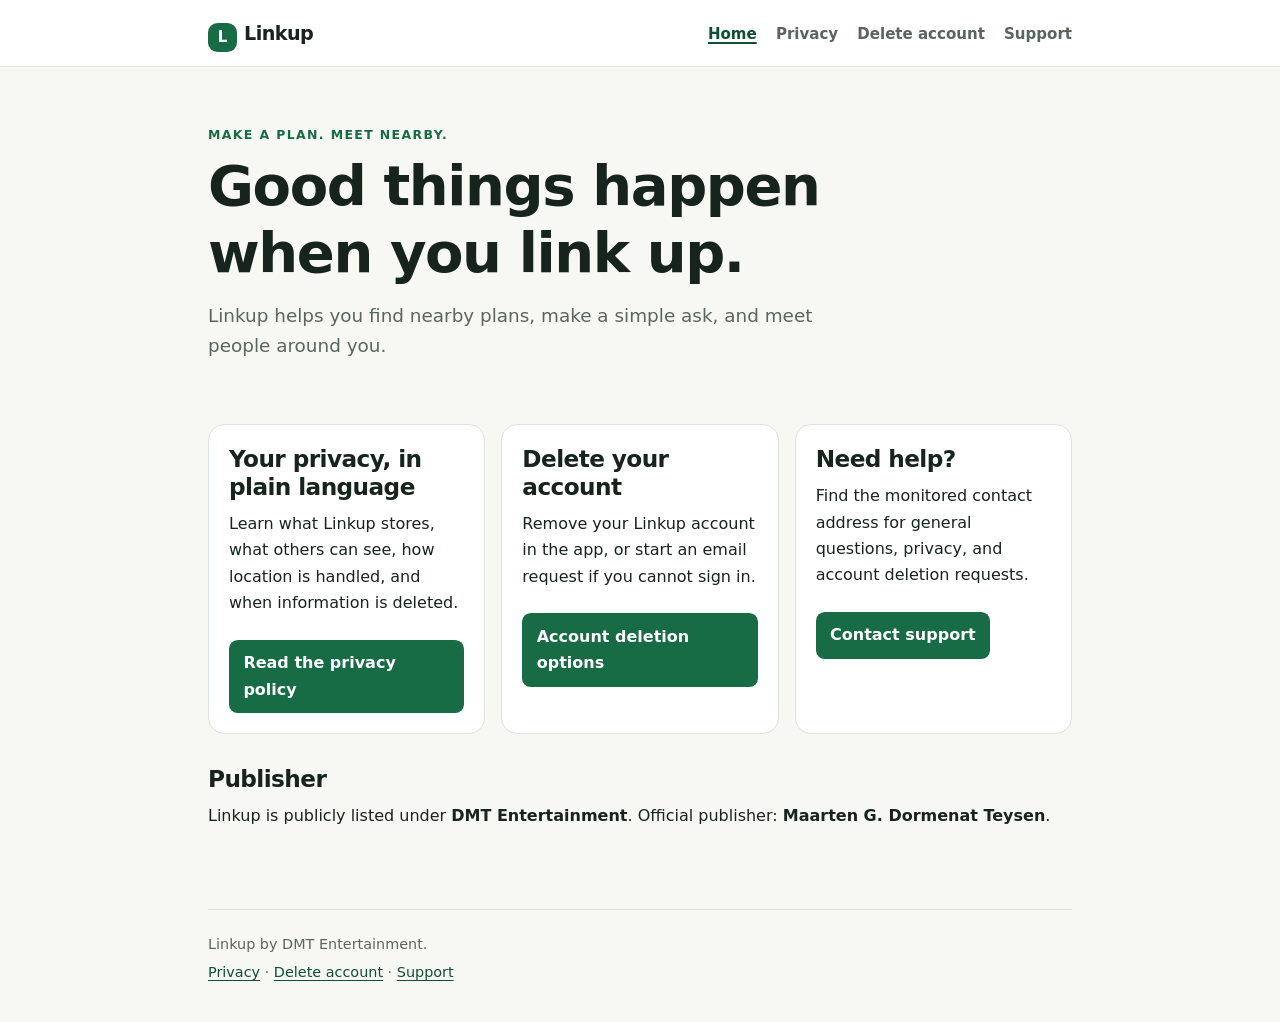
<file: index.html>
<!doctype html>
<html lang="en">
<head>
  <meta charset="utf-8">
  <meta name="viewport" content="width=device-width, initial-scale=1">
  <meta name="theme-color" content="#f7f8f4">
  <meta name="description" content="Meet nearby through spontaneous plans with Linkup.">
  <title>Linkup | Meet nearby</title>
  <link rel="stylesheet" href="site.css">
</head>
<body>
  <a class="skip-link" href="#main">Skip to content</a>
  <header class="site-header">
    <div class="header-inner">
      <a class="brand" href="index.html"><span class="brand-mark" aria-hidden="true">L</span>Linkup</a>
      <nav aria-label="Main navigation">
        <a aria-current="page" href="index.html">Home</a>
        <a href="privacy.html">Privacy</a>
        <a href="delete-account.html">Delete account</a>
        <a href="support.html">Support</a>
      </nav>
    </div>
  </header>
  <main class="page" id="main">
    <p class="eyebrow">Make a plan. Meet nearby.</p>
    <h1>Good things happen when you link up.</h1>
    <p class="lead">Linkup helps you find nearby plans, make a simple ask, and meet people around you.</p>
    <div class="card-grid">
      <section class="card" aria-labelledby="privacy-heading">
        <h2 id="privacy-heading">Your privacy, in plain language</h2>
        <p>Learn what Linkup stores, what others can see, how location is handled, and when information is deleted.</p>
        <a class="button-link" href="privacy.html">Read the privacy policy</a>
      </section>
      <section class="card" aria-labelledby="delete-heading">
        <h2 id="delete-heading">Delete your account</h2>
        <p>Remove your Linkup account in the app, or start an email request if you cannot sign in.</p>
        <a class="button-link" href="delete-account.html">Account deletion options</a>
      </section>
      <section class="card" aria-labelledby="support-heading">
        <h2 id="support-heading">Need help?</h2>
        <p>Find the monitored contact address for general questions, privacy, and account deletion requests.</p>
        <a class="button-link" href="support.html">Contact support</a>
      </section>
    </div>
    <section aria-labelledby="publisher-heading">
      <h2 id="publisher-heading">Publisher</h2>
      <p>Linkup is publicly listed under <strong>DMT Entertainment</strong>. Official publisher: <strong>Maarten G. Dormenat Teysen</strong>.</p>
    </section>
  </main>
  <footer class="site-footer">
    <p>Linkup by DMT Entertainment.</p>
    <p><a href="privacy.html">Privacy</a> · <a href="delete-account.html">Delete account</a> · <a href="support.html">Support</a></p>
  </footer>
</body>
</html>
</file>
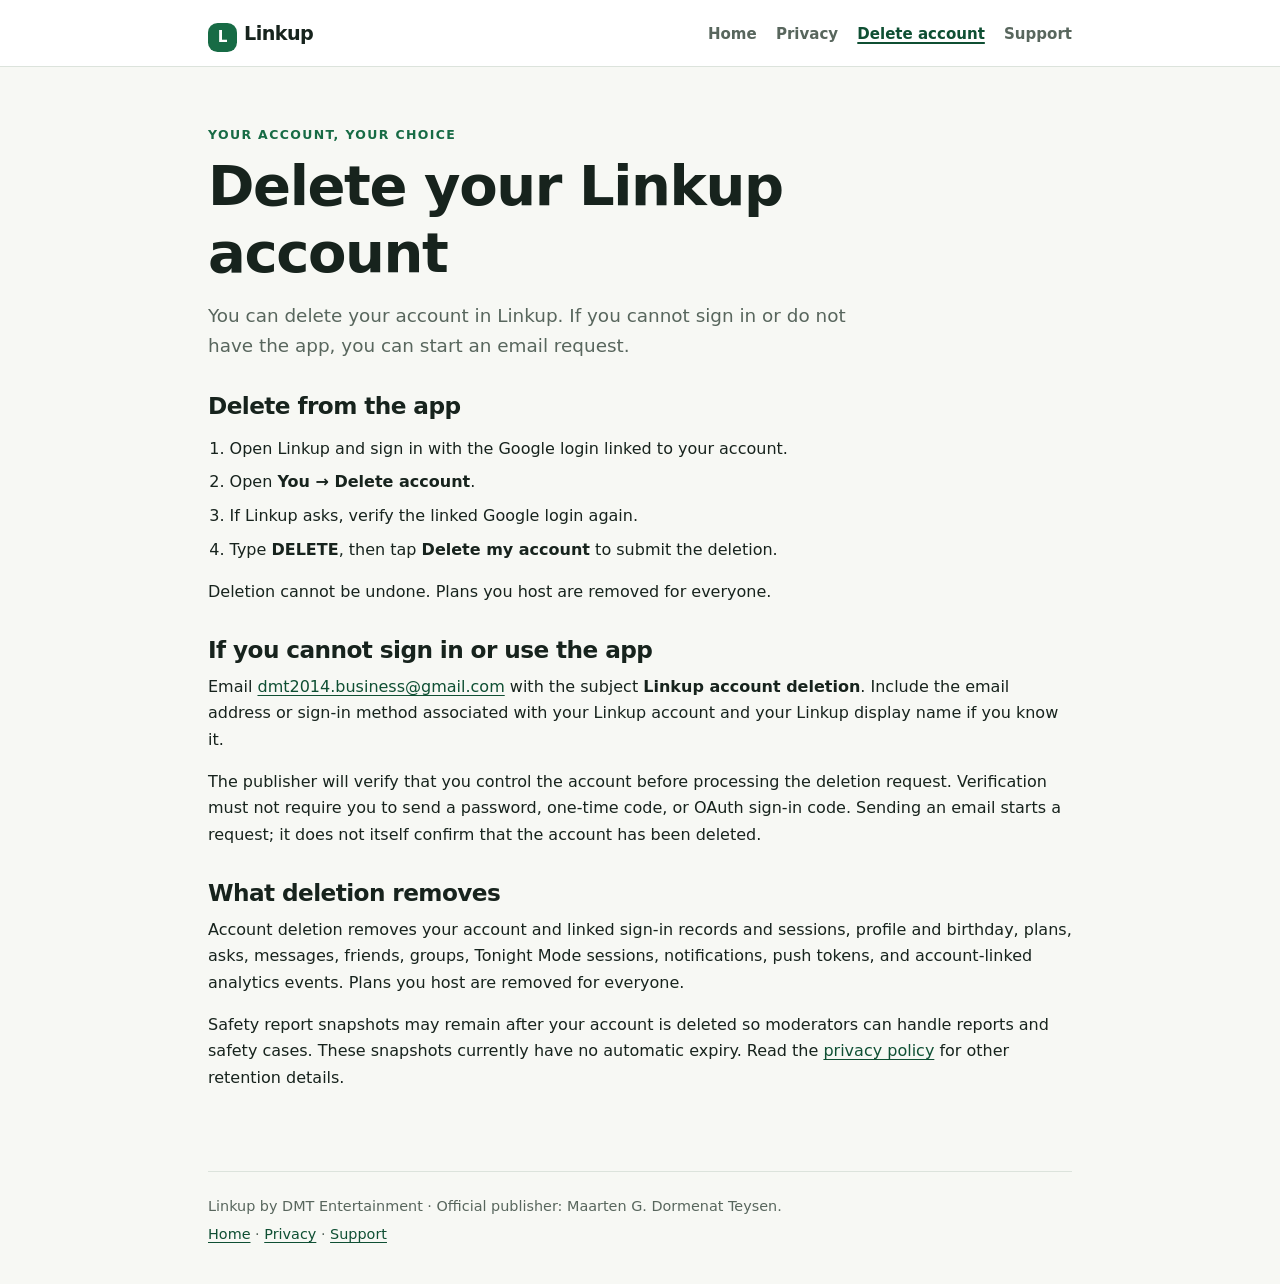
<file: delete-account.html>
<!doctype html>
<html lang="en">
<head>
  <meta charset="utf-8">
  <meta name="viewport" content="width=device-width, initial-scale=1">
  <meta name="theme-color" content="#f7f8f4">
  <meta name="description" content="Delete your Linkup account in the app or start an external email request.">
  <title>Delete your account | Linkup</title>
  <link rel="stylesheet" href="site.css">
</head>
<body>
  <a class="skip-link" href="#main">Skip to content</a>
  <header class="site-header">
    <div class="header-inner">
      <a class="brand" href="index.html"><span class="brand-mark" aria-hidden="true">L</span>Linkup</a>
      <nav aria-label="Main navigation">
        <a href="index.html">Home</a>
        <a href="privacy.html">Privacy</a>
        <a aria-current="page" href="delete-account.html">Delete account</a>
        <a href="support.html">Support</a>
      </nav>
    </div>
  </header>
  <main class="page" id="main">
    <p class="eyebrow">Your account, your choice</p>
    <h1>Delete your Linkup account</h1>
    <p class="lead">You can delete your account in Linkup. If you cannot sign in or do not have the app, you can start an email request.</p>

    <section>
      <h2>Delete from the app</h2>
      <ol>
        <li>Open Linkup and sign in with the Google login linked to your account.</li>
        <li>Open <strong>You → Delete account</strong>.</li>
        <li>If Linkup asks, verify the linked Google login again.</li>
        <li>Type <strong>DELETE</strong>, then tap <strong>Delete my account</strong> to submit the deletion.</li>
      </ol>
      <p>Deletion cannot be undone. Plans you host are removed for everyone.</p>
    </section>

    <section>
      <h2>If you cannot sign in or use the app</h2>
      <p>Email <a href="mailto:dmt2014.business@gmail.com?subject=Linkup%20account%20deletion">dmt2014.business@gmail.com</a> with the subject <strong>Linkup account deletion</strong>. Include the email address or sign-in method associated with your Linkup account and your Linkup display name if you know it.</p>
      <p>The publisher will verify that you control the account before processing the deletion request. Verification must not require you to send a password, one-time code, or OAuth sign-in code. Sending an email starts a request; it does not itself confirm that the account has been deleted.</p>
    </section>

    <section>
      <h2>What deletion removes</h2>
      <p>Account deletion removes your account and linked sign-in records and sessions, profile and birthday, plans, asks, messages, friends, groups, Tonight Mode sessions, notifications, push tokens, and account-linked analytics events. Plans you host are removed for everyone.</p>
      <p>Safety report snapshots may remain after your account is deleted so moderators can handle reports and safety cases. These snapshots currently have no automatic expiry. Read the <a href="privacy.html">privacy policy</a> for other retention details.</p>
    </section>
  </main>
  <footer class="site-footer">
    <p>Linkup by DMT Entertainment · Official publisher: Maarten G. Dormenat Teysen.</p>
    <p><a href="index.html">Home</a> · <a href="privacy.html">Privacy</a> · <a href="support.html">Support</a></p>
  </footer>
</body>
</html>
</file>
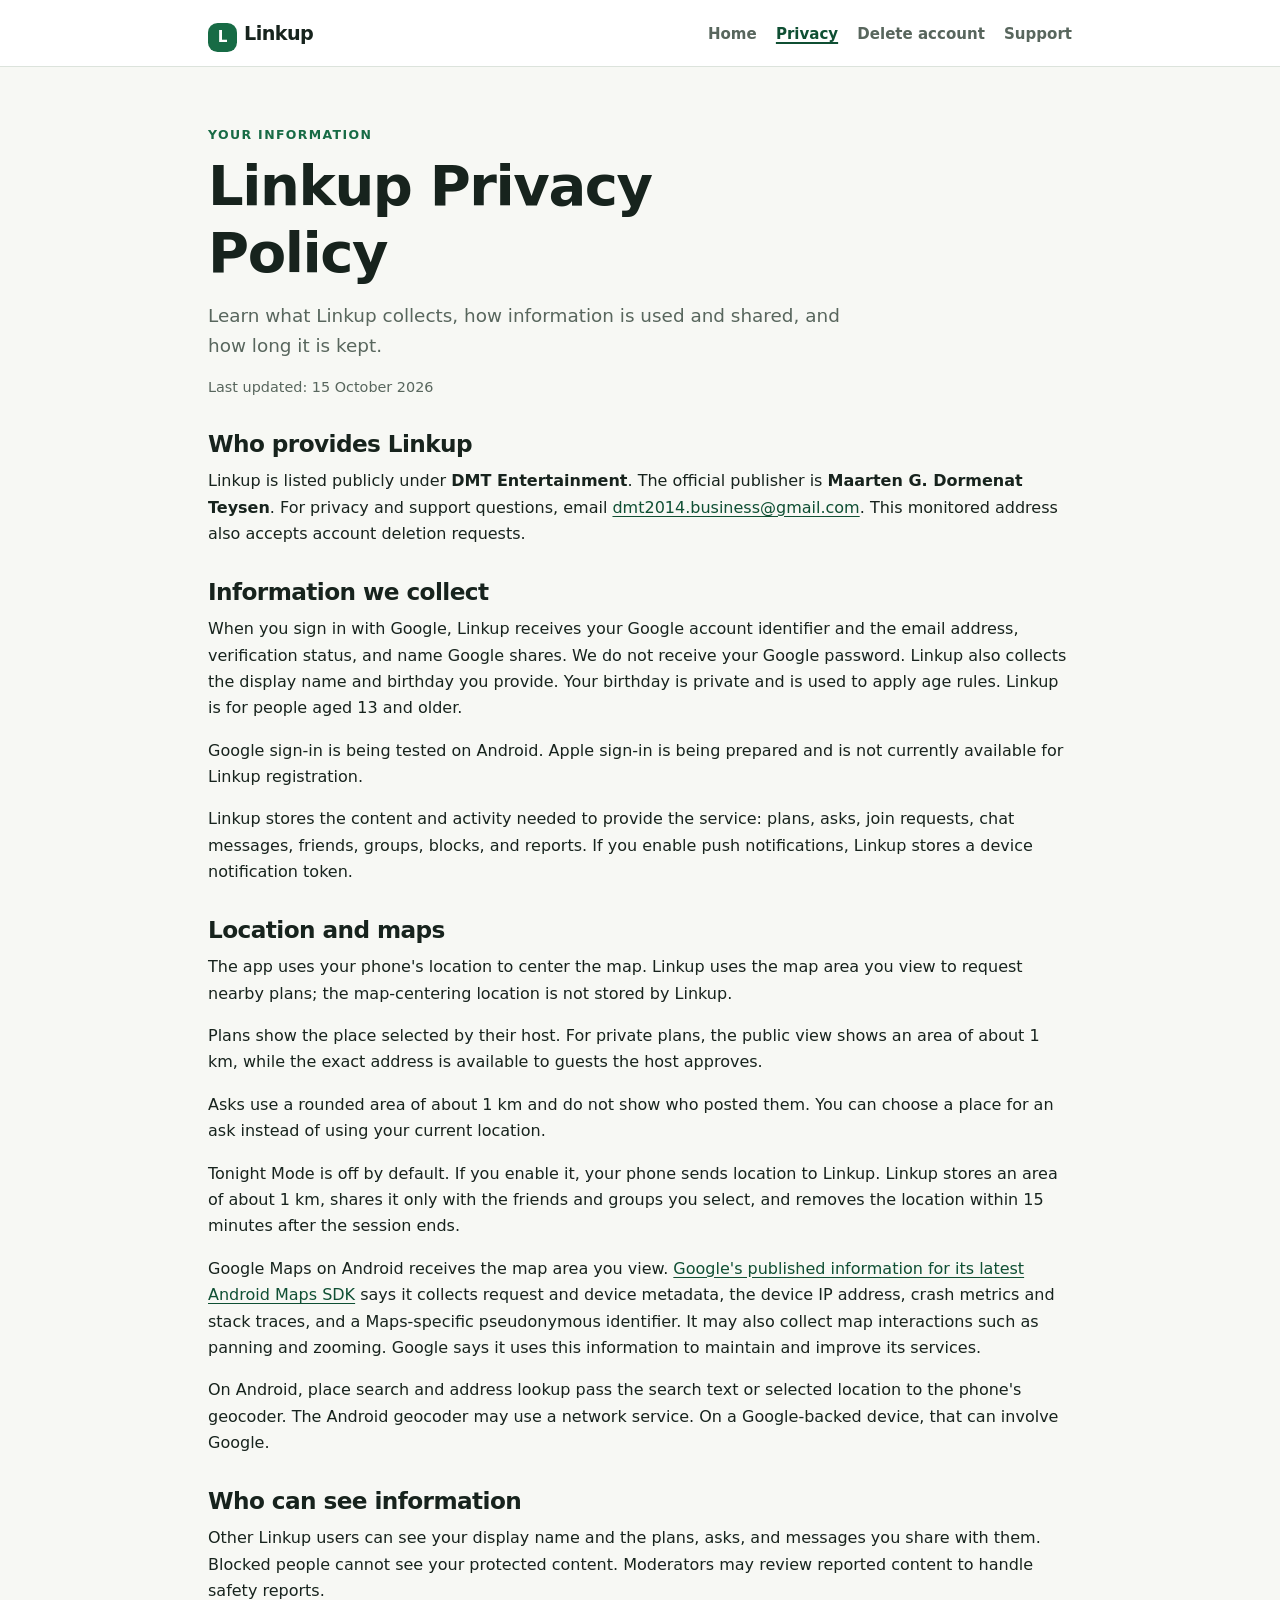
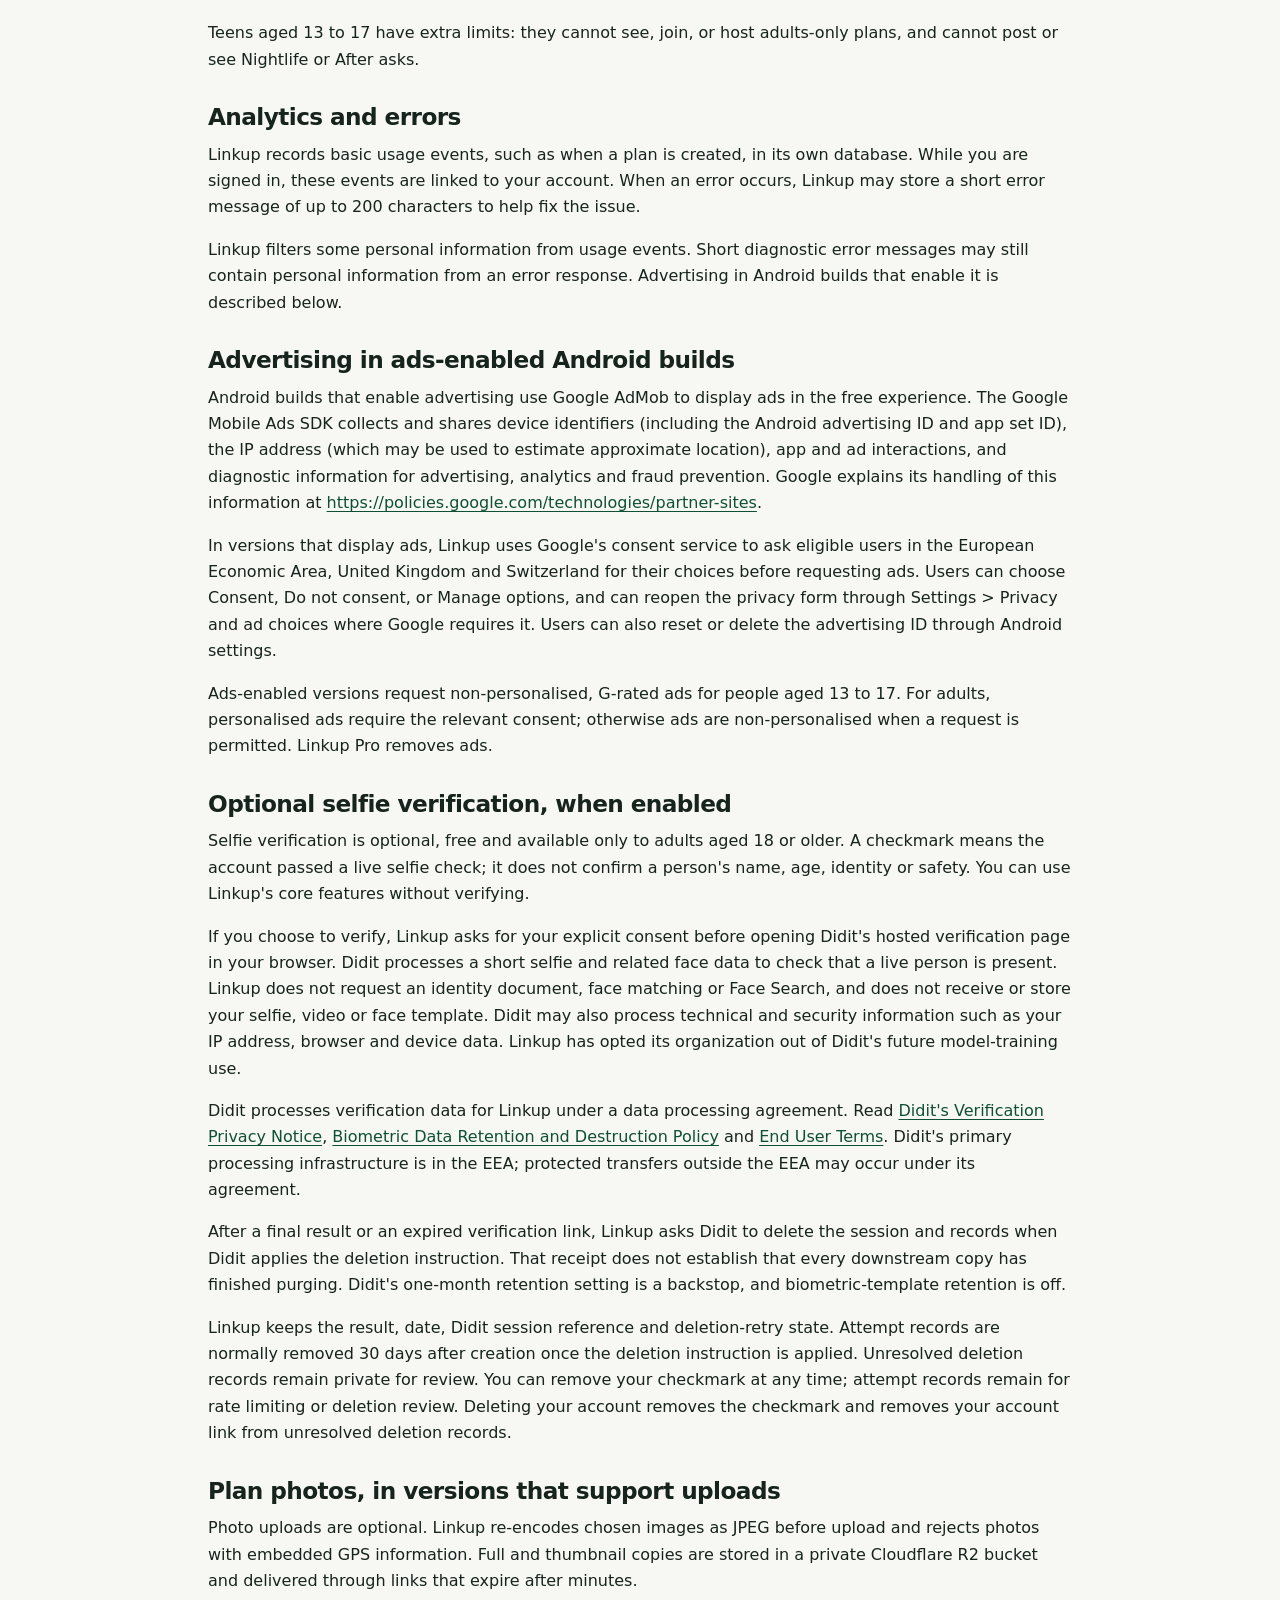
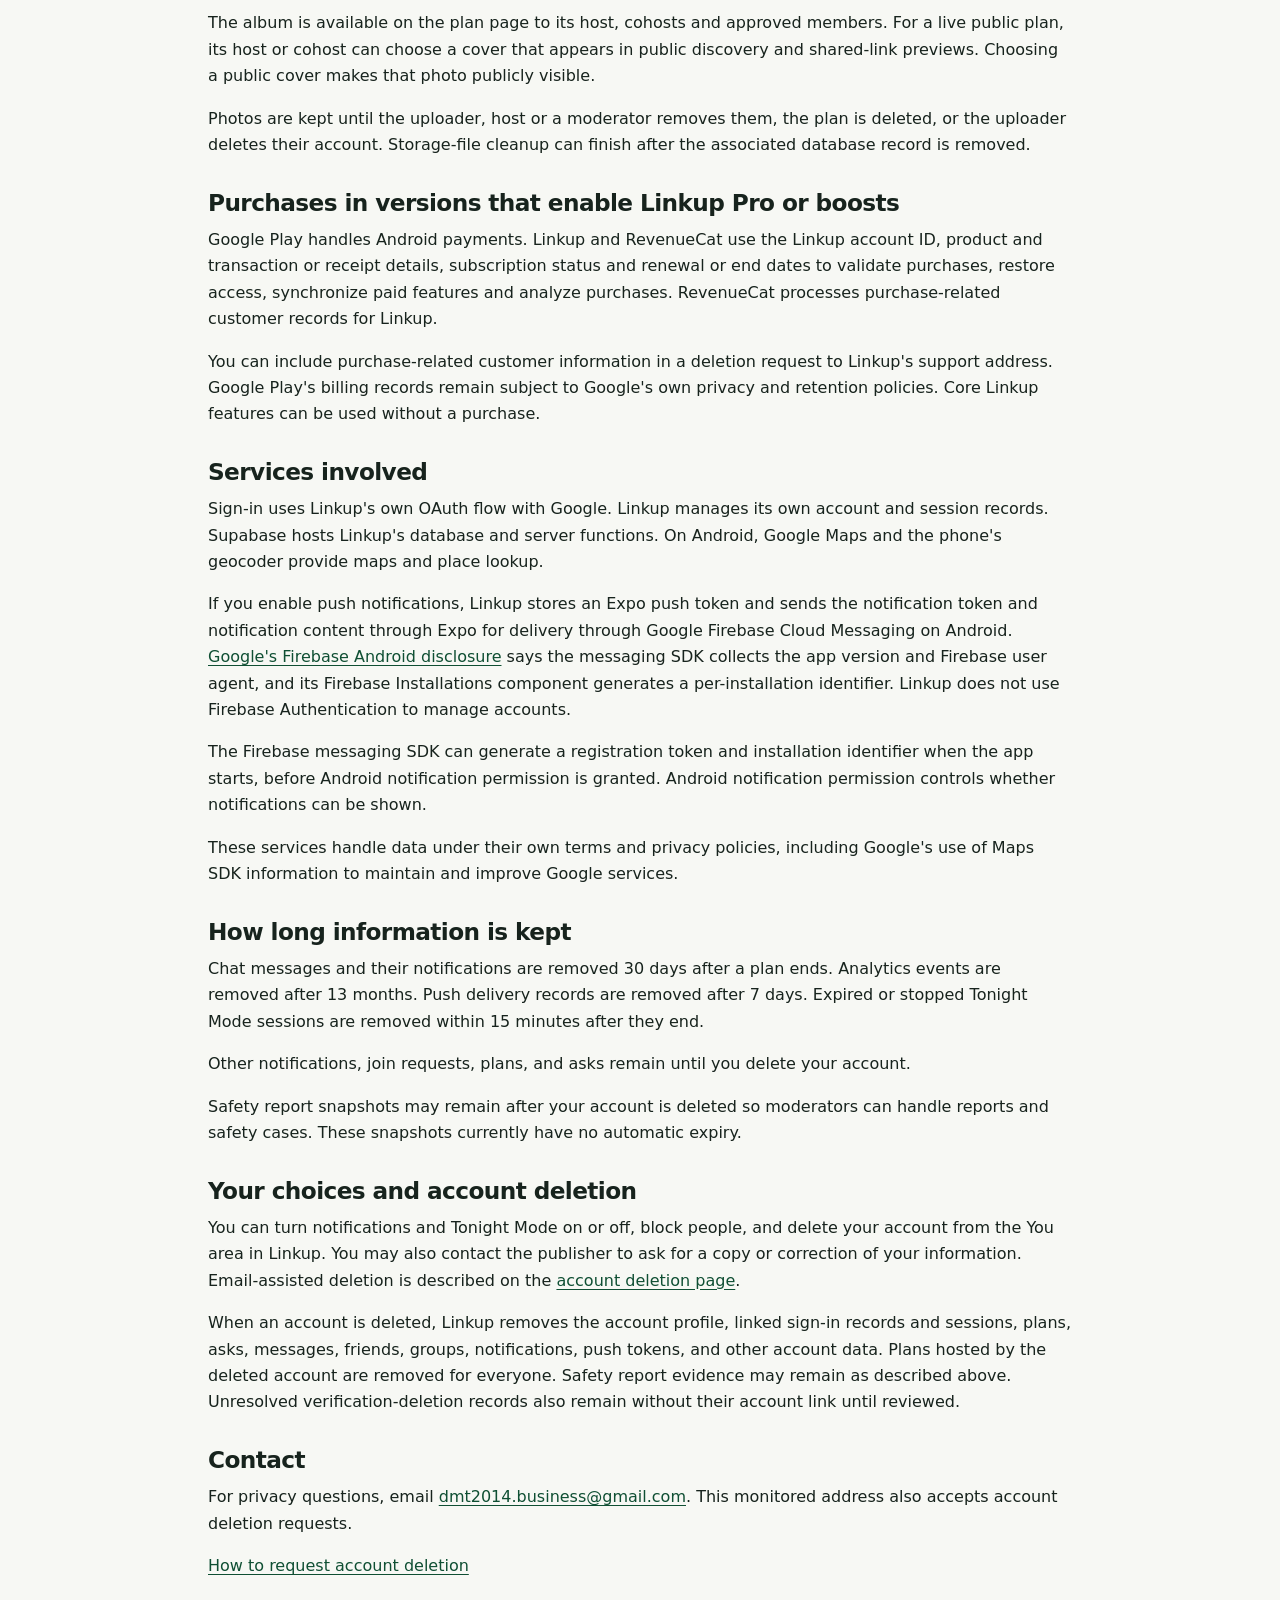
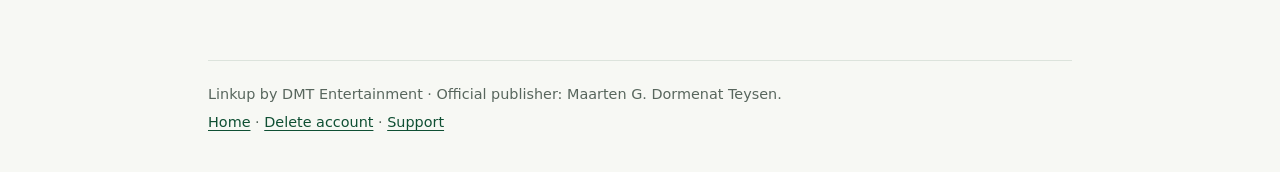
<file: privacy.html>
<!doctype html>
<html lang="en">
<head>
  <meta charset="utf-8">
  <meta name="viewport" content="width=device-width, initial-scale=1">
  <meta name="theme-color" content="#f7f8f4">
  <meta name="description" content="Learn how Linkup collects, uses, shares, and deletes information.">
  <title>Privacy | Linkup</title>
  <link rel="stylesheet" href="site.css">
</head>
<body>
  <a class="skip-link" href="#main">Skip to content</a>
  <header class="site-header">
    <div class="header-inner">
      <a class="brand" href="index.html"><span class="brand-mark" aria-hidden="true">L</span>Linkup</a>
      <nav aria-label="Main navigation">
        <a href="index.html">Home</a>
        <a aria-current="page" href="privacy.html">Privacy</a>
        <a href="delete-account.html">Delete account</a>
        <a href="support.html">Support</a>
      </nav>
    </div>
  </header>
  <main class="page" id="main">
    <p class="eyebrow">Your information</p>
    <h1>Linkup Privacy Policy</h1>
    <p class="lead">Learn what Linkup collects, how information is used and shared, and how long it is kept.</p>
    <p class="small-note">Last updated: 15 October 2026</p>

    <section>
      <h2>Who provides Linkup</h2>
      <p>Linkup is listed publicly under <strong>DMT Entertainment</strong>. The official publisher is <strong>Maarten G. Dormenat Teysen</strong>. For privacy and support questions, email <a href="mailto:dmt2014.business@gmail.com">dmt2014.business@gmail.com</a>. This monitored address also accepts account deletion requests.</p>
    </section>

    <section>
      <h2>Information we collect</h2>
      <p>When you sign in with Google, Linkup receives your Google account identifier and the email address, verification status, and name Google shares. We do not receive your Google password. Linkup also collects the display name and birthday you provide. Your birthday is private and is used to apply age rules. Linkup is for people aged 13 and older.</p>
      <p>Google sign-in is being tested on Android. Apple sign-in is being prepared and is not currently available for Linkup registration.</p>
      <p>Linkup stores the content and activity needed to provide the service: plans, asks, join requests, chat messages, friends, groups, blocks, and reports. If you enable push notifications, Linkup stores a device notification token.</p>
    </section>

    <section>
      <h2>Location and maps</h2>
      <p>The app uses your phone's location to center the map. Linkup uses the map area you view to request nearby plans; the map-centering location is not stored by Linkup.</p>
      <p>Plans show the place selected by their host. For private plans, the public view shows an area of about 1 km, while the exact address is available to guests the host approves.</p>
      <p>Asks use a rounded area of about 1 km and do not show who posted them. You can choose a place for an ask instead of using your current location.</p>
      <p>Tonight Mode is off by default. If you enable it, your phone sends location to Linkup. Linkup stores an area of about 1 km, shares it only with the friends and groups you select, and removes the location within 15 minutes after the session ends.</p>
      <p>Google Maps on Android receives the map area you view. <a href="https://developers.google.com/maps/documentation/android-sdk/play-data-disclosure">Google's published information for its latest Android Maps SDK</a> says it collects request and device metadata, the device IP address, crash metrics and stack traces, and a Maps-specific pseudonymous identifier. It may also collect map interactions such as panning and zooming. Google says it uses this information to maintain and improve its services.</p>
      <p>On Android, place search and address lookup pass the search text or selected location to the phone's geocoder. The Android geocoder may use a network service. On a Google-backed device, that can involve Google.</p>
    </section>

    <section>
      <h2>Who can see information</h2>
      <p>Other Linkup users can see your display name and the plans, asks, and messages you share with them. Blocked people cannot see your protected content. Moderators may review reported content to handle safety reports.</p>
      <p>Teens aged 13 to 17 have extra limits: they cannot see, join, or host adults-only plans, and cannot post or see Nightlife or After asks.</p>
    </section>

    <section>
      <h2>Analytics and errors</h2>
      <p>Linkup records basic usage events, such as when a plan is created, in its own database. While you are signed in, these events are linked to your account. When an error occurs, Linkup may store a short error message of up to 200 characters to help fix the issue.</p>
      <p>Linkup filters some personal information from usage events. Short diagnostic error messages may still contain personal information from an error response. Advertising in Android builds that enable it is described below.</p>
    </section>

    <section>
      <h2>Advertising in ads-enabled Android builds</h2>
      <p>Android builds that enable advertising use Google AdMob to display ads in the free experience.
The Google Mobile Ads SDK collects and shares device identifiers (including the Android advertising ID and app set ID), the IP address (which may be used to estimate approximate location), app and ad interactions, and diagnostic information for advertising, analytics and fraud prevention.
Google explains its handling of this information at <a href="https://policies.google.com/technologies/partner-sites">https://policies.google.com/technologies/partner-sites</a>.</p>
      <p>In versions that display ads, Linkup uses Google's consent service to ask eligible users in the European Economic Area, United Kingdom and Switzerland for their choices before requesting ads.
Users can choose Consent, Do not consent, or Manage options, and can reopen the privacy form through Settings &gt; Privacy and ad choices where Google requires it.
Users can also reset or delete the advertising ID through Android settings.</p>
      <p>Ads-enabled versions request non-personalised, G-rated ads for people aged 13 to 17.
For adults, personalised ads require the relevant consent; otherwise ads are non-personalised when a request is permitted.
Linkup Pro removes ads.</p>
    </section>

    <section>
      <h2>Optional selfie verification, when enabled</h2>
      <p>Selfie verification is optional, free and available only to adults aged 18 or older. A checkmark means the account passed a live selfie check; it does not confirm a person's name, age, identity or safety. You can use Linkup's core features without verifying.</p>
      <p>If you choose to verify, Linkup asks for your explicit consent before opening Didit's hosted verification page in your browser. Didit processes a short selfie and related face data to check that a live person is present. Linkup does not request an identity document, face matching or Face Search, and does not receive or store your selfie, video or face template. Didit may also process technical and security information such as your IP address, browser and device data. Linkup has opted its organization out of Didit's future model-training use.</p>
      <p>Didit processes verification data for Linkup under a data processing agreement. Read <a href="https://didit.me/terms/verification-privacy-notice/">Didit's Verification Privacy Notice</a>, <a href="https://didit.me/terms/biometric-data-policy/">Biometric Data Retention and Destruction Policy</a> and <a href="https://didit.me/terms/identity-verification/">End User Terms</a>. Didit's primary processing infrastructure is in the EEA; protected transfers outside the EEA may occur under its agreement.</p>
      <p>After a final result or an expired verification link, Linkup asks Didit to delete the session and records when Didit applies the deletion instruction. That receipt does not establish that every downstream copy has finished purging. Didit's one-month retention setting is a backstop, and biometric-template retention is off.</p>
      <p>Linkup keeps the result, date, Didit session reference and deletion-retry state. Attempt records are normally removed 30 days after creation once the deletion instruction is applied. Unresolved deletion records remain private for review. You can remove your checkmark at any time; attempt records remain for rate limiting or deletion review. Deleting your account removes the checkmark and removes your account link from unresolved deletion records.</p>
    </section>

    <section>
      <h2>Plan photos, in versions that support uploads</h2>
      <p>Photo uploads are optional. Linkup re-encodes chosen images as JPEG before upload and rejects photos with embedded GPS information. Full and thumbnail copies are stored in a private Cloudflare R2 bucket and delivered through links that expire after minutes.</p>
      <p>The album is available on the plan page to its host, cohosts and approved members. For a live public plan, its host or cohost can choose a cover that appears in public discovery and shared-link previews. Choosing a public cover makes that photo publicly visible.</p>
      <p>Photos are kept until the uploader, host or a moderator removes them, the plan is deleted, or the uploader deletes their account. Storage-file cleanup can finish after the associated database record is removed.</p>
    </section>

    <section>
      <h2>Purchases in versions that enable Linkup Pro or boosts</h2>
      <p>Google Play handles Android payments. Linkup and RevenueCat use the Linkup account ID, product and transaction or receipt details, subscription status and renewal or end dates to validate purchases, restore access, synchronize paid features and analyze purchases. RevenueCat processes purchase-related customer records for Linkup.</p>
      <p>You can include purchase-related customer information in a deletion request to Linkup's support address. Google Play's billing records remain subject to Google's own privacy and retention policies. Core Linkup features can be used without a purchase.</p>
    </section>

    <section>
      <h2>Services involved</h2>
      <p>Sign-in uses Linkup's own OAuth flow with Google. Linkup manages its own account and session records. Supabase hosts Linkup's database and server functions. On Android, Google Maps and the phone's geocoder provide maps and place lookup.</p>
      <p>If you enable push notifications, Linkup stores an Expo push token and sends the notification token and notification content through Expo for delivery through Google Firebase Cloud Messaging on Android. <a href="https://firebase.google.com/docs/android/play-data-disclosure">Google's Firebase Android disclosure</a> says the messaging SDK collects the app version and Firebase user agent, and its Firebase Installations component generates a per-installation identifier. Linkup does not use Firebase Authentication to manage accounts.</p>
      <p>The Firebase messaging SDK can generate a registration token and installation identifier when the app starts, before Android notification permission is granted. Android notification permission controls whether notifications can be shown.</p>
      <p>These services handle data under their own terms and privacy policies, including Google's use of Maps SDK information to maintain and improve Google services.</p>
    </section>

    <section>
      <h2>How long information is kept</h2>
      <p>Chat messages and their notifications are removed 30 days after a plan ends. Analytics events are removed after 13 months. Push delivery records are removed after 7 days. Expired or stopped Tonight Mode sessions are removed within 15 minutes after they end.</p>
      <p>Other notifications, join requests, plans, and asks remain until you delete your account.</p>
      <p>Safety report snapshots may remain after your account is deleted so moderators can handle reports and safety cases. These snapshots currently have no automatic expiry.</p>
    </section>

    <section>
      <h2>Your choices and account deletion</h2>
      <p>You can turn notifications and Tonight Mode on or off, block people, and delete your account from the You area in Linkup. You may also contact the publisher to ask for a copy or correction of your information. Email-assisted deletion is described on the <a href="delete-account.html">account deletion page</a>.</p>
      <p>When an account is deleted, Linkup removes the account profile, linked sign-in records and sessions, plans, asks, messages, friends, groups, notifications, push tokens, and other account data. Plans hosted by the deleted account are removed for everyone. Safety report evidence may remain as described above. Unresolved verification-deletion records also remain without their account link until reviewed.</p>
    </section>

    <section>
      <h2>Contact</h2>
      <p>For privacy questions, email <a href="mailto:dmt2014.business@gmail.com">dmt2014.business@gmail.com</a>. This monitored address also accepts account deletion requests.</p>
      <p><a href="delete-account.html">How to request account deletion</a></p>
    </section>
  </main>
  <footer class="site-footer">
    <p>Linkup by DMT Entertainment · Official publisher: Maarten G. Dormenat Teysen.</p>
    <p><a href="index.html">Home</a> · <a href="delete-account.html">Delete account</a> · <a href="support.html">Support</a></p>
  </footer>
</body>
</html>
</file>
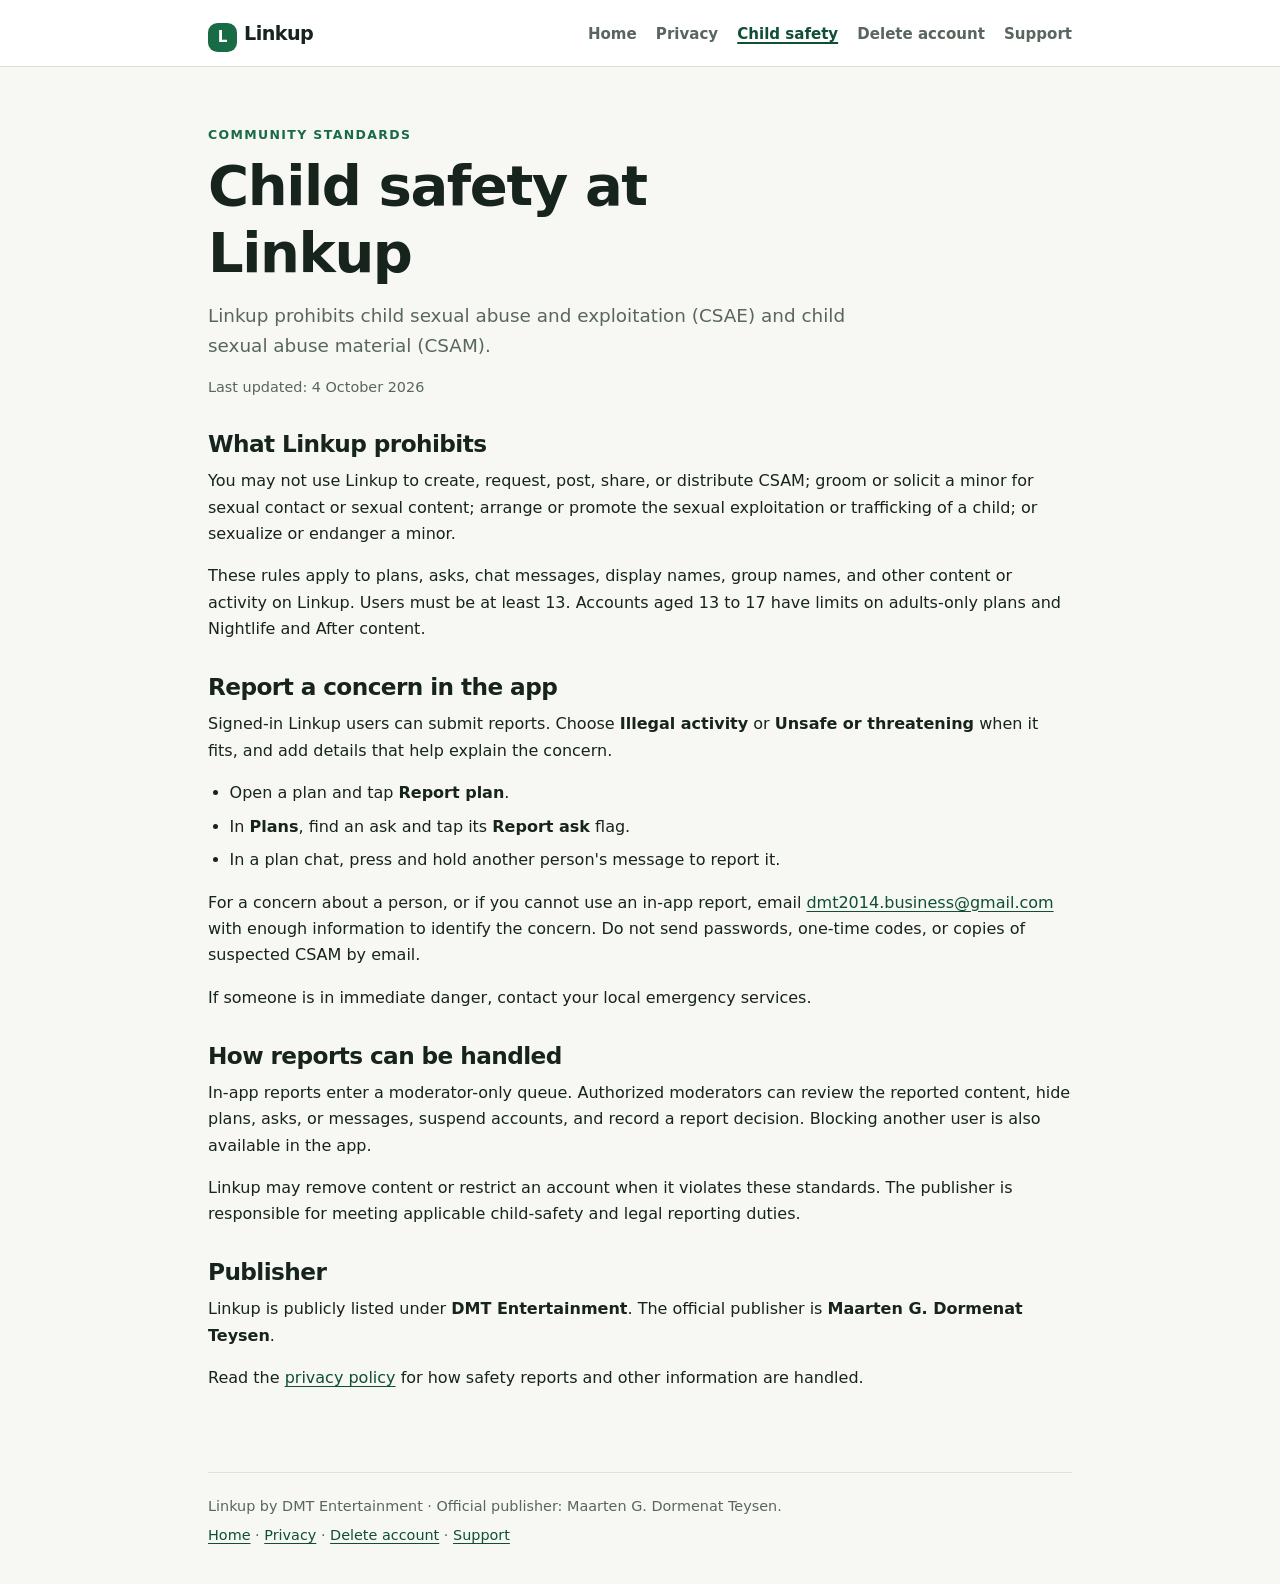
<file: safety.html>
<!doctype html>
<html lang="en">
<head>
  <meta charset="utf-8">
  <meta name="viewport" content="width=device-width, initial-scale=1">
  <meta name="theme-color" content="#f7f8f4">
  <meta name="description" content="Linkup's standards against child sexual abuse and exploitation and how to report a concern.">
  <title>Child safety standards | Linkup</title>
  <link rel="stylesheet" href="site.css">
</head>
<body>
  <a class="skip-link" href="#main">Skip to content</a>
  <header class="site-header">
    <div class="header-inner">
      <a class="brand" href="index.html"><span class="brand-mark" aria-hidden="true">L</span>Linkup</a>
      <nav aria-label="Main navigation">
        <a href="index.html">Home</a>
        <a href="privacy.html">Privacy</a>
        <a aria-current="page" href="safety.html">Child safety</a>
        <a href="delete-account.html">Delete account</a>
        <a href="support.html">Support</a>
      </nav>
    </div>
  </header>
  <main class="page" id="main">
    <p class="eyebrow">Community standards</p>
    <h1>Child safety at Linkup</h1>
    <p class="lead">Linkup prohibits child sexual abuse and exploitation (CSAE) and child sexual abuse material (CSAM).</p>
    <p class="small-note">Last updated: 4 October 2026</p>

    <section>
      <h2>What Linkup prohibits</h2>
      <p>You may not use Linkup to create, request, post, share, or distribute CSAM; groom or solicit a minor for sexual contact or sexual content; arrange or promote the sexual exploitation or trafficking of a child; or sexualize or endanger a minor.</p>
      <p>These rules apply to plans, asks, chat messages, display names, group names, and other content or activity on Linkup. Users must be at least 13. Accounts aged 13 to 17 have limits on adults-only plans and Nightlife and After content.</p>
    </section>

    <section>
      <h2>Report a concern in the app</h2>
      <p>Signed-in Linkup users can submit reports. Choose <strong>Illegal activity</strong> or <strong>Unsafe or threatening</strong> when it fits, and add details that help explain the concern.</p>
      <ul>
        <li>Open a plan and tap <strong>Report plan</strong>.</li>
        <li>In <strong>Plans</strong>, find an ask and tap its <strong>Report ask</strong> flag.</li>
        <li>In a plan chat, press and hold another person's message to report it.</li>
      </ul>
      <p>For a concern about a person, or if you cannot use an in-app report, email <a href="mailto:dmt2014.business@gmail.com?subject=Linkup%20child%20safety%20concern">dmt2014.business@gmail.com</a> with enough information to identify the concern. Do not send passwords, one-time codes, or copies of suspected CSAM by email.</p>
      <p>If someone is in immediate danger, contact your local emergency services.</p>
    </section>

    <section>
      <h2>How reports can be handled</h2>
      <p>In-app reports enter a moderator-only queue. Authorized moderators can review the reported content, hide plans, asks, or messages, suspend accounts, and record a report decision. Blocking another user is also available in the app.</p>
      <p>Linkup may remove content or restrict an account when it violates these standards. The publisher is responsible for meeting applicable child-safety and legal reporting duties.</p>
    </section>

    <section>
      <h2>Publisher</h2>
      <p>Linkup is publicly listed under <strong>DMT Entertainment</strong>. The official publisher is <strong>Maarten G. Dormenat Teysen</strong>.</p>
      <p>Read the <a href="privacy.html">privacy policy</a> for how safety reports and other information are handled.</p>
    </section>
  </main>
  <footer class="site-footer">
    <p>Linkup by DMT Entertainment · Official publisher: Maarten G. Dormenat Teysen.</p>
    <p><a href="index.html">Home</a> · <a href="privacy.html">Privacy</a> · <a href="delete-account.html">Delete account</a> · <a href="support.html">Support</a></p>
  </footer>
</body>
</html>
</file>
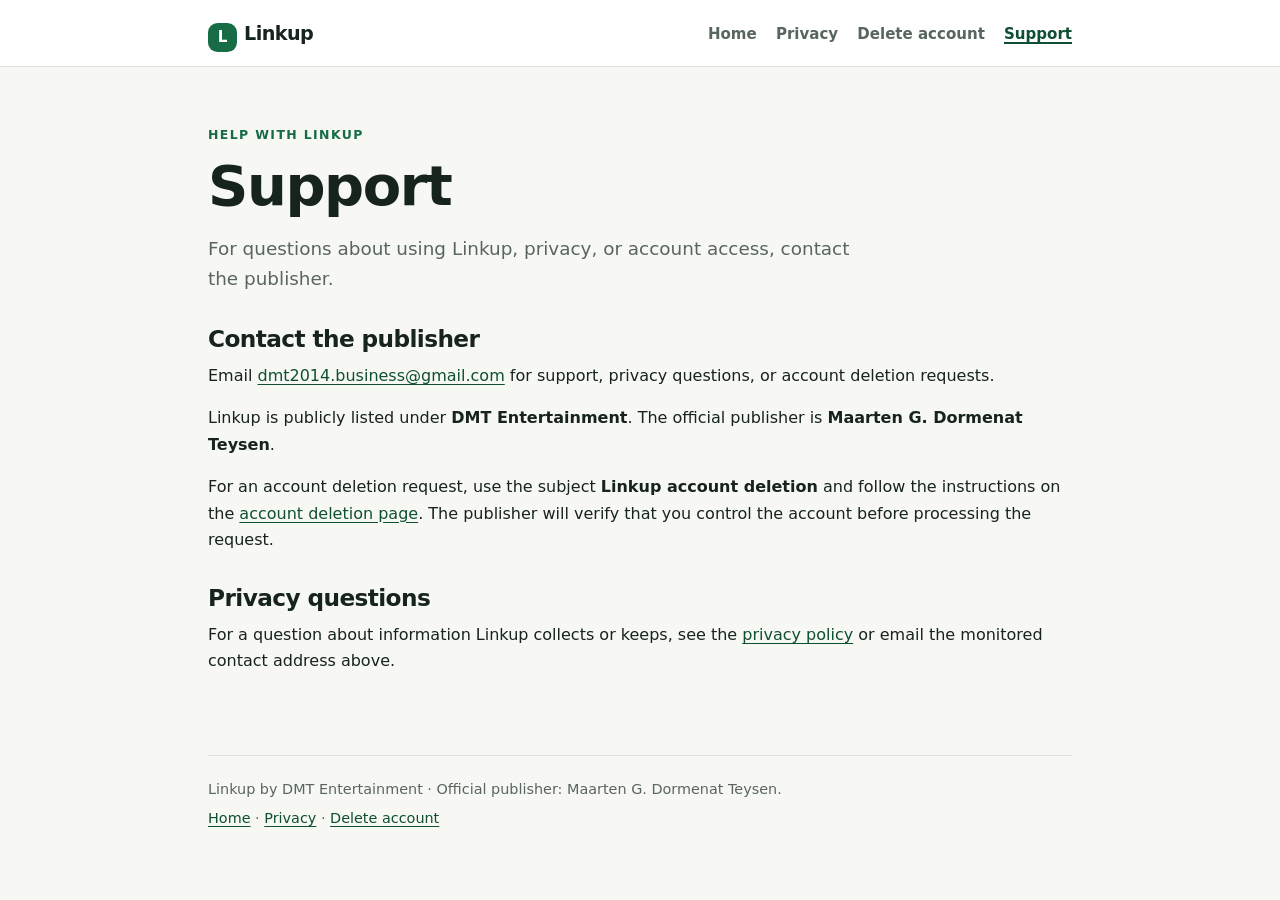
<file: support.html>
<!doctype html>
<html lang="en">
<head>
  <meta charset="utf-8">
  <meta name="viewport" content="width=device-width, initial-scale=1">
  <meta name="theme-color" content="#f7f8f4">
  <meta name="description" content="Contact Linkup support and find privacy and account deletion help.">
  <title>Support | Linkup</title>
  <link rel="stylesheet" href="site.css">
</head>
<body>
  <a class="skip-link" href="#main">Skip to content</a>
  <header class="site-header">
    <div class="header-inner">
      <a class="brand" href="index.html"><span class="brand-mark" aria-hidden="true">L</span>Linkup</a>
      <nav aria-label="Main navigation">
        <a href="index.html">Home</a>
        <a href="privacy.html">Privacy</a>
        <a href="delete-account.html">Delete account</a>
        <a aria-current="page" href="support.html">Support</a>
      </nav>
    </div>
  </header>
  <main class="page" id="main">
    <p class="eyebrow">Help with Linkup</p>
    <h1>Support</h1>
    <p class="lead">For questions about using Linkup, privacy, or account access, contact the publisher.</p>

    <section>
      <h2>Contact the publisher</h2>
      <p>Email <a href="mailto:dmt2014.business@gmail.com">dmt2014.business@gmail.com</a> for support, privacy questions, or account deletion requests.</p>
      <p>Linkup is publicly listed under <strong>DMT Entertainment</strong>. The official publisher is <strong>Maarten G. Dormenat Teysen</strong>.</p>
      <p>For an account deletion request, use the subject <strong>Linkup account deletion</strong> and follow the instructions on the <a href="delete-account.html">account deletion page</a>. The publisher will verify that you control the account before processing the request.</p>
    </section>

    <section>
      <h2>Privacy questions</h2>
      <p>For a question about information Linkup collects or keeps, see the <a href="privacy.html">privacy policy</a> or email the monitored contact address above.</p>
    </section>
  </main>
  <footer class="site-footer">
    <p>Linkup by DMT Entertainment · Official publisher: Maarten G. Dormenat Teysen.</p>
    <p><a href="index.html">Home</a> · <a href="privacy.html">Privacy</a> · <a href="delete-account.html">Delete account</a></p>
  </footer>
</body>
</html>
</file>
<file: site.css>
:root {
  color-scheme: light;
  --ink: #17231d;
  --muted: #58665d;
  --paper: #f7f8f4;
  --surface: #ffffff;
  --line: #dce3dc;
  --green: #176b45;
  --green-dark: #0f4f33;
  --tint: #eaf3ed;
  --review: #fff6dd;
  --review-line: #e3c66e;
  font-family: system-ui, -apple-system, BlinkMacSystemFont, "Segoe UI", sans-serif;
  font-synthesis: none;
  text-rendering: optimizeLegibility;
}

* { box-sizing: border-box; }

body {
  margin: 0;
  background: var(--paper);
  color: var(--ink);
  font-size: 1rem;
  line-height: 1.65;
}

a { color: var(--green-dark); text-underline-offset: 0.2em; }
a:hover { color: var(--green); }
a:focus-visible { outline: 3px solid #b97813; outline-offset: 3px; border-radius: 3px; }

.skip-link {
  position: absolute;
  top: 0.75rem;
  left: 0.75rem;
  z-index: 2;
  padding: 0.65rem 0.9rem;
  transform: translateY(-180%);
  background: var(--surface);
  color: var(--ink);
}
.skip-link:focus { transform: translateY(0); }

.site-header {
  border-bottom: 1px solid var(--line);
  background: var(--surface);
}
.header-inner, .page, .site-footer {
  width: min(100% - 2rem, 54rem);
  margin-inline: auto;
}
.header-inner { padding: 1.1rem 0 0.9rem; }
.brand { color: var(--ink); font-size: 1.2rem; font-weight: 750; letter-spacing: -0.03em; text-decoration: none; }
.brand-mark { display: inline-grid; width: 1.8rem; height: 1.8rem; margin-right: 0.45rem; place-items: center; border-radius: 0.6rem; background: var(--green); color: white; font-size: 0.95rem; vertical-align: -0.16rem; }
nav { display: flex; flex-wrap: wrap; gap: 0.3rem 1.2rem; margin-top: 0.9rem; }
nav a { padding: 0.3rem 0; color: var(--muted); font-size: 0.94rem; font-weight: 600; text-decoration: none; }
nav a[aria-current="page"] { color: var(--green-dark); text-decoration: underline; text-decoration-thickness: 2px; }

.page { padding: 2.4rem 0 4rem; }
.eyebrow { margin: 0 0 0.4rem; color: var(--green); font-size: 0.78rem; font-weight: 750; letter-spacing: 0.11em; text-transform: uppercase; }
h1, h2, h3 { line-height: 1.2; letter-spacing: -0.025em; }
h1 { max-width: 16ch; margin: 0 0 0.9rem; font-size: clamp(2.2rem, 8vw, 3.5rem); }
h2 { margin: 2.2rem 0 0.65rem; font-size: 1.45rem; }
h3 { margin: 1.4rem 0 0.4rem; font-size: 1.06rem; }
.lead { max-width: 42rem; margin: 0; color: var(--muted); font-size: 1.15rem; }
.review-note { margin: 1.5rem 0 2rem; padding: 0.9rem 1rem; border: 1px solid var(--review-line); border-radius: 0.85rem; background: var(--review); color: #483810; }
.review-note strong { display: block; margin-bottom: 0.15rem; }
section { margin-top: 1.9rem; }
section h2 { margin-top: 0; }
section p:first-of-type { margin-top: 0; }
ul, ol { padding-left: 1.35rem; }
li + li { margin-top: 0.45rem; }
.card-grid { display: grid; grid-template-columns: repeat(auto-fit, minmax(min(100%, 15rem), 1fr)); gap: 1rem; margin-top: 2rem; }
.card { padding: 1.25rem; border: 1px solid var(--line); border-radius: 1rem; background: var(--surface); }
.card h2, .card h3 { margin-top: 0; }
.button-link { display: inline-block; margin-top: 0.45rem; padding: 0.65rem 0.9rem; border-radius: 0.55rem; background: var(--green); color: white; font-weight: 700; text-decoration: none; }
.button-link:hover { background: var(--green-dark); color: white; }
.small-note { color: var(--muted); font-size: 0.9rem; }
.site-footer { padding: 1.1rem 0 2rem; border-top: 1px solid var(--line); color: var(--muted); font-size: 0.9rem; }
.site-footer p { margin: 0.3rem 0; }

@media (min-width: 42rem) {
  .header-inner { display: flex; align-items: center; justify-content: space-between; gap: 2rem; }
  nav { justify-content: flex-end; margin-top: 0; }
  .page { padding-top: 3.6rem; }
}
</file>
